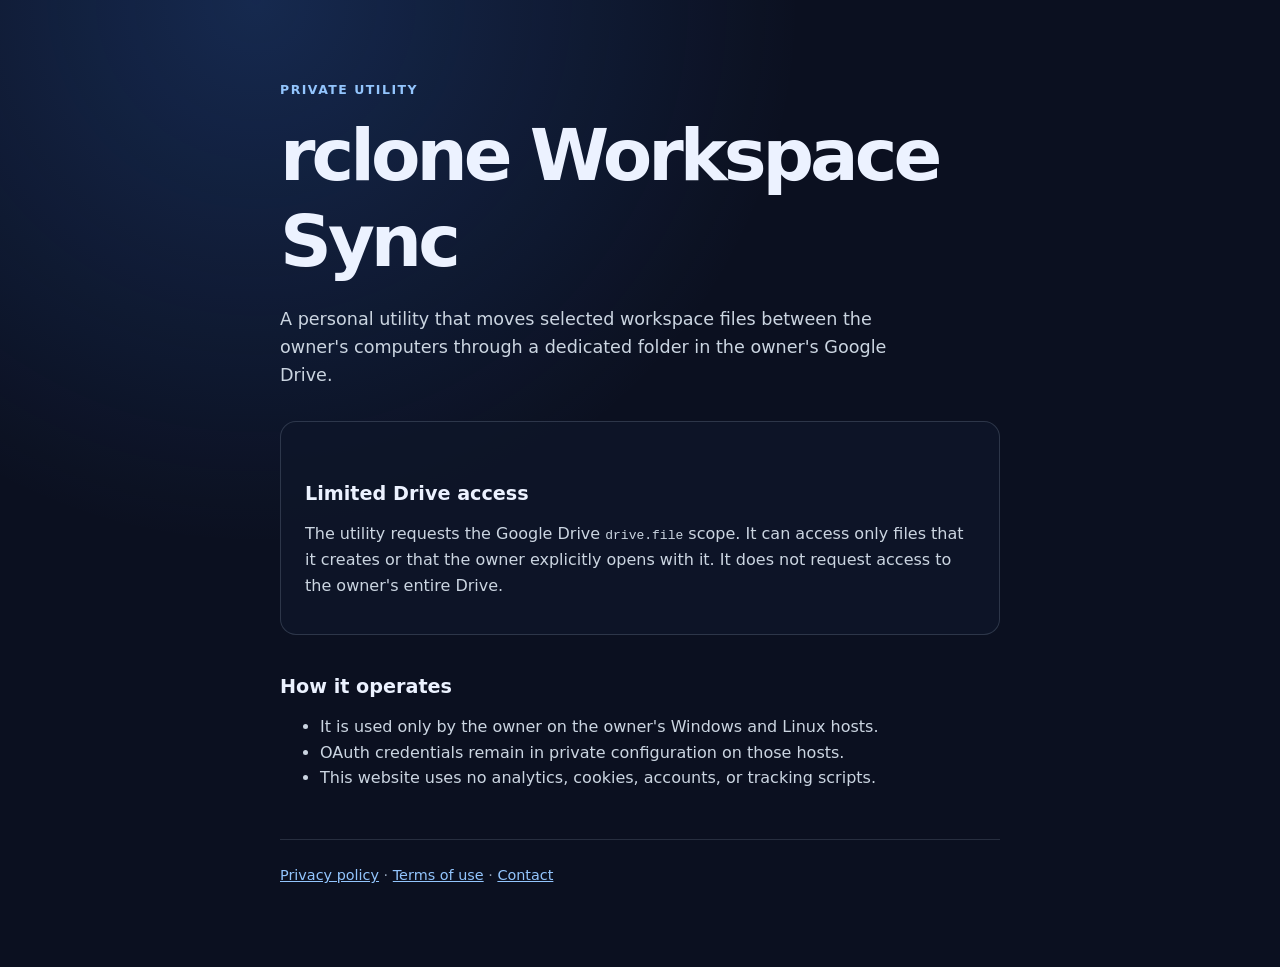
<file: docs/rclone-workspace-sync/index.html>
<!doctype html>
<html lang="en">
  <head>
    <meta charset="utf-8" />
    <meta name="viewport" content="width=device-width, initial-scale=1" />
    <meta name="description" content="Private rclone workspace synchronization utility." />
    <title>rclone Workspace Sync</title>
    <link rel="stylesheet" href="./styles.css" />
  </head>
  <body>
    <main>
      <p class="eyebrow">Private utility</p>
      <h1>rclone Workspace Sync</h1>
      <p class="lead">
        A personal utility that moves selected workspace files between the owner's
        computers through a dedicated folder in the owner's Google Drive.
      </p>

      <section class="card" aria-labelledby="access-heading">
        <h2 id="access-heading">Limited Drive access</h2>
        <p>
          The utility requests the Google Drive <code>drive.file</code> scope. It can
          access only files that it creates or that the owner explicitly opens with
          it. It does not request access to the owner's entire Drive.
        </p>
      </section>

      <section aria-labelledby="operation-heading">
        <h2 id="operation-heading">How it operates</h2>
        <ul>
          <li>It is used only by the owner on the owner's Windows and Linux hosts.</li>
          <li>OAuth credentials remain in private configuration on those hosts.</li>
          <li>This website uses no analytics, cookies, accounts, or tracking scripts.</li>
        </ul>
      </section>

      <footer>
        <a href="./privacy.html">Privacy policy</a>
        ·
        <a href="./terms.html">Terms of use</a>
        ·
        <a href="https://github.com/MerryEcho/web-toolbox/issues">Contact</a>
      </footer>
    </main>
  </body>
</html>
</file>
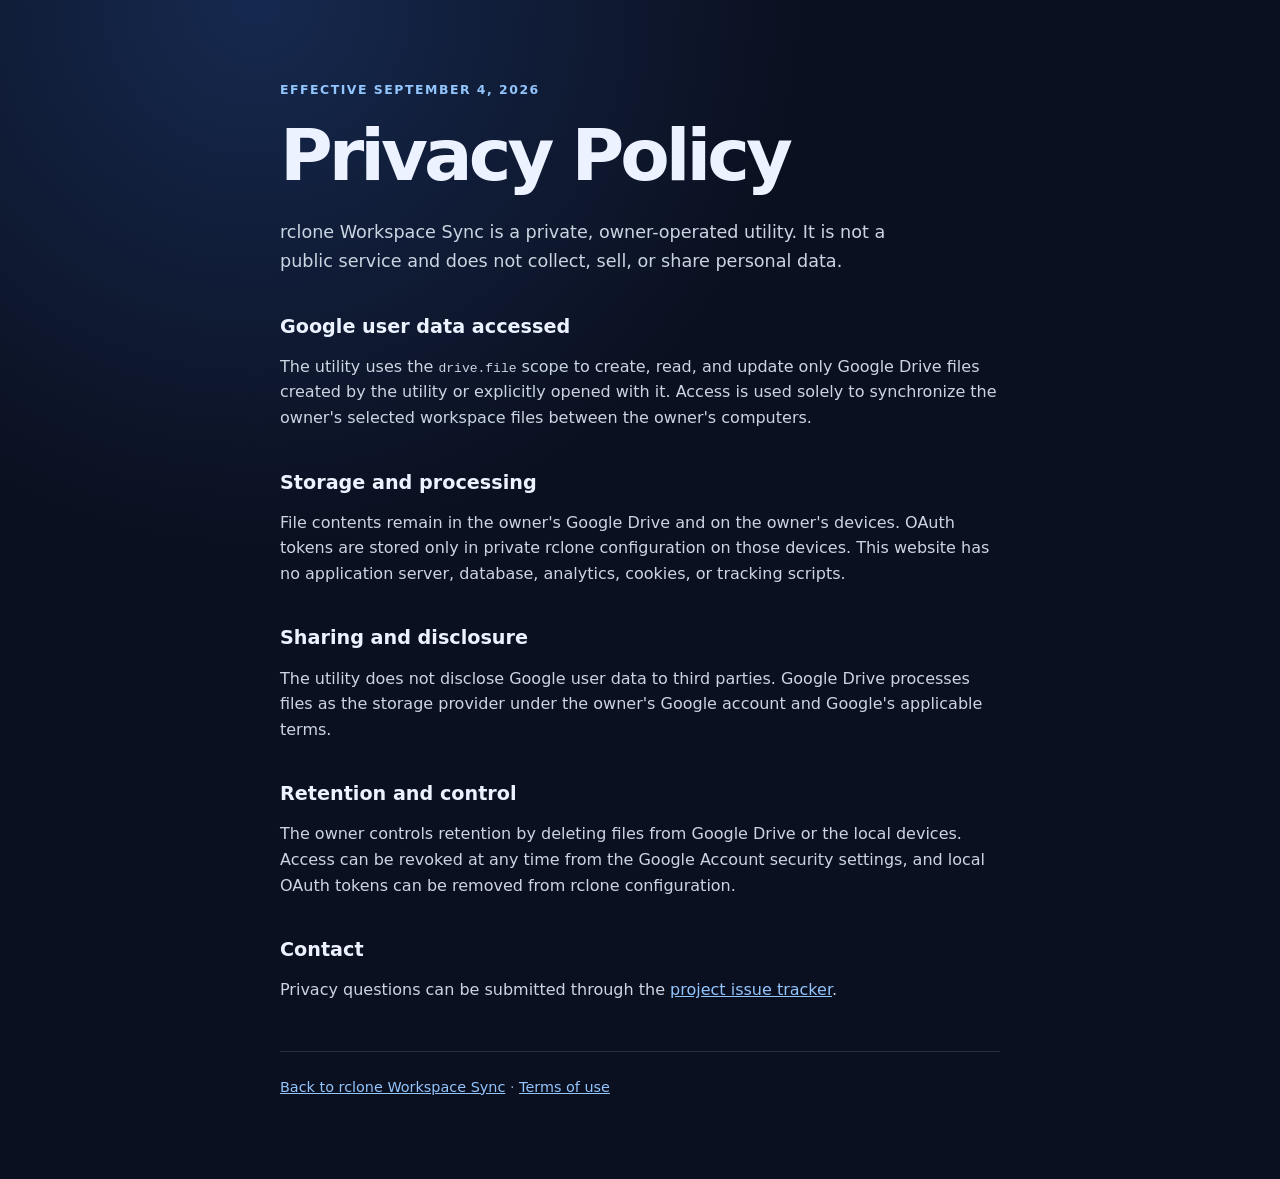
<file: docs/rclone-workspace-sync/privacy.html>
<!doctype html>
<html lang="en">
  <head>
    <meta charset="utf-8" />
    <meta name="viewport" content="width=device-width, initial-scale=1" />
    <meta name="description" content="Privacy policy for rclone Workspace Sync." />
    <title>Privacy Policy · rclone Workspace Sync</title>
    <link rel="stylesheet" href="./styles.css" />
  </head>
  <body>
    <main>
      <p class="eyebrow">Effective September 4, 2026</p>
      <h1>Privacy Policy</h1>
      <p class="lead">
        rclone Workspace Sync is a private, owner-operated utility. It is not a
        public service and does not collect, sell, or share personal data.
      </p>

      <h2>Google user data accessed</h2>
      <p>
        The utility uses the <code>drive.file</code> scope to create, read, and update
        only Google Drive files created by the utility or explicitly opened with it.
        Access is used solely to synchronize the owner's selected workspace files
        between the owner's computers.
      </p>

      <h2>Storage and processing</h2>
      <p>
        File contents remain in the owner's Google Drive and on the owner's devices.
        OAuth tokens are stored only in private rclone configuration on those devices.
        This website has no application server, database, analytics, cookies, or
        tracking scripts.
      </p>

      <h2>Sharing and disclosure</h2>
      <p>
        The utility does not disclose Google user data to third parties. Google Drive
        processes files as the storage provider under the owner's Google account and
        Google's applicable terms.
      </p>

      <h2>Retention and control</h2>
      <p>
        The owner controls retention by deleting files from Google Drive or the local
        devices. Access can be revoked at any time from the Google Account security
        settings, and local OAuth tokens can be removed from rclone configuration.
      </p>

      <h2>Contact</h2>
      <p>
        Privacy questions can be submitted through the
        <a href="https://github.com/MerryEcho/web-toolbox/issues">project issue tracker</a>.
      </p>

      <footer>
        <a href="./">Back to rclone Workspace Sync</a>
        ·
        <a href="./terms.html">Terms of use</a>
      </footer>
    </main>
  </body>
</html>
</file>
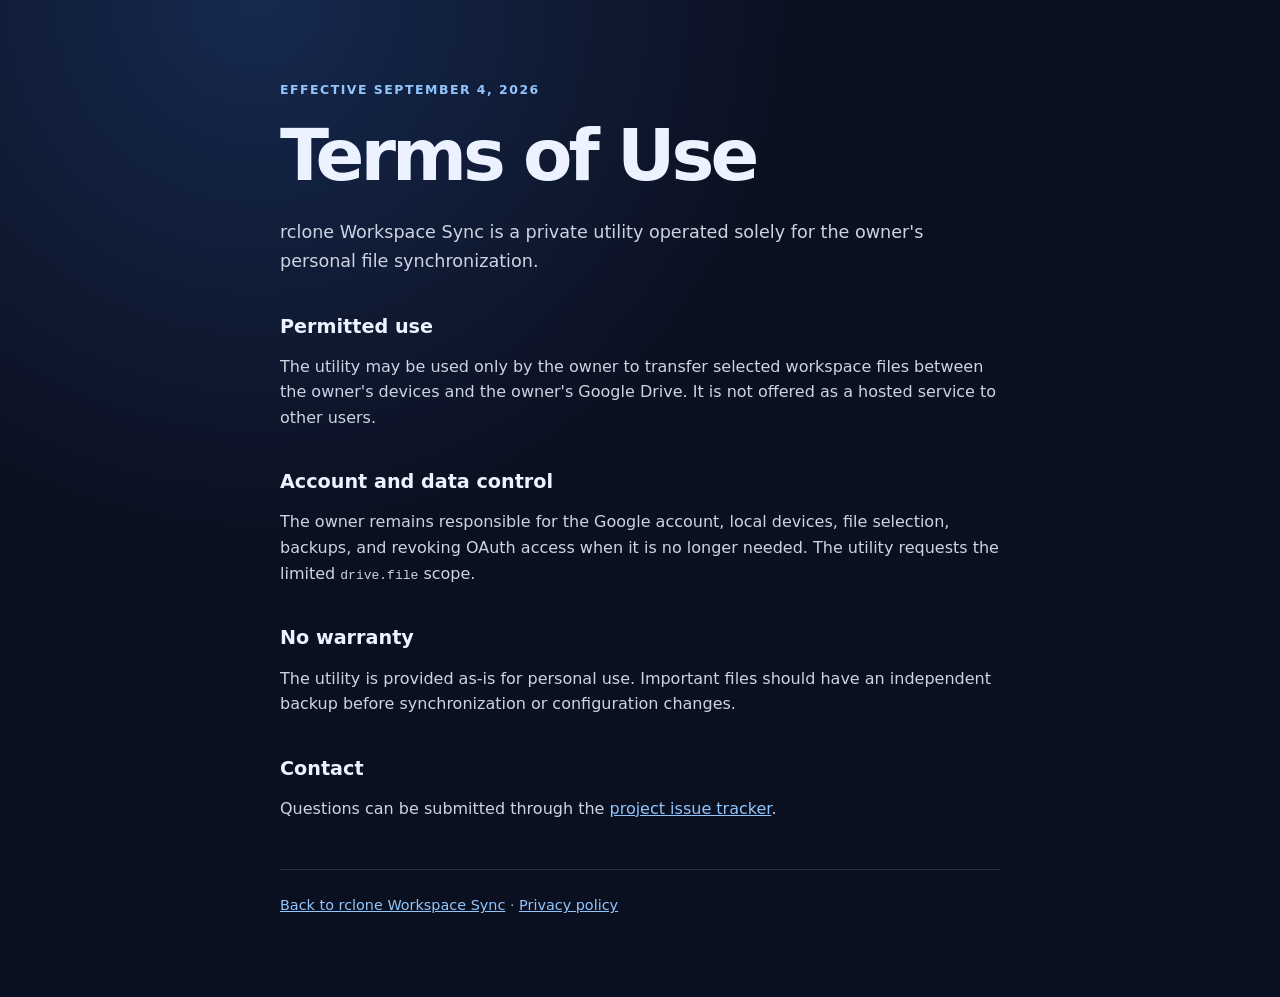
<file: docs/rclone-workspace-sync/terms.html>
<!doctype html>
<html lang="en">
  <head>
    <meta charset="utf-8" />
    <meta name="viewport" content="width=device-width, initial-scale=1" />
    <meta name="description" content="Terms of use for rclone Workspace Sync." />
    <title>Terms of Use · rclone Workspace Sync</title>
    <link rel="stylesheet" href="./styles.css" />
  </head>
  <body>
    <main>
      <p class="eyebrow">Effective September 4, 2026</p>
      <h1>Terms of Use</h1>
      <p class="lead">
        rclone Workspace Sync is a private utility operated solely for the owner's
        personal file synchronization.
      </p>

      <h2>Permitted use</h2>
      <p>
        The utility may be used only by the owner to transfer selected workspace
        files between the owner's devices and the owner's Google Drive. It is not
        offered as a hosted service to other users.
      </p>

      <h2>Account and data control</h2>
      <p>
        The owner remains responsible for the Google account, local devices, file
        selection, backups, and revoking OAuth access when it is no longer needed.
        The utility requests the limited <code>drive.file</code> scope.
      </p>

      <h2>No warranty</h2>
      <p>
        The utility is provided as-is for personal use. Important files should have
        an independent backup before synchronization or configuration changes.
      </p>

      <h2>Contact</h2>
      <p>
        Questions can be submitted through the
        <a href="https://github.com/MerryEcho/web-toolbox/issues">project issue tracker</a>.
      </p>

      <footer>
        <a href="./">Back to rclone Workspace Sync</a>
        ·
        <a href="./privacy.html">Privacy policy</a>
      </footer>
    </main>
  </body>
</html>
</file>
<file: docs/rclone-workspace-sync/styles.css>
:root {
  color-scheme: light dark;
  font-family: Inter, ui-sans-serif, system-ui, -apple-system, BlinkMacSystemFont,
    "Segoe UI", sans-serif;
  line-height: 1.6;
  background: #0b1020;
  color: #ecf2ff;
}

body {
  margin: 0;
  min-height: 100vh;
  background:
    radial-gradient(circle at 20% 0%, rgba(59, 130, 246, 0.22), transparent 34rem),
    #0b1020;
}

main {
  width: min(720px, calc(100% - 2rem));
  margin: 0 auto;
  padding: 5rem 0;
}

.eyebrow {
  margin: 0 0 0.75rem;
  color: #93c5fd;
  font-size: 0.78rem;
  font-weight: 700;
  letter-spacing: 0.12em;
  text-transform: uppercase;
}

h1,
h2 {
  line-height: 1.2;
}

h1 {
  margin: 0;
  font-size: clamp(2.25rem, 7vw, 4.5rem);
  letter-spacing: -0.055em;
}

h2 {
  margin-top: 2.5rem;
  font-size: 1.2rem;
}

p,
li {
  color: #cbd5e1;
}

.lead {
  max-width: 58ch;
  margin: 1.25rem 0 2rem;
  font-size: 1.1rem;
}

.card {
  margin-top: 2rem;
  padding: 1.25rem 1.5rem;
  border: 1px solid rgba(148, 163, 184, 0.24);
  border-radius: 1rem;
  background: rgba(15, 23, 42, 0.72);
}

a {
  color: #93c5fd;
}

footer {
  margin-top: 3rem;
  padding-top: 1.5rem;
  border-top: 1px solid rgba(148, 163, 184, 0.2);
  color: #94a3b8;
  font-size: 0.9rem;
}
</file>
